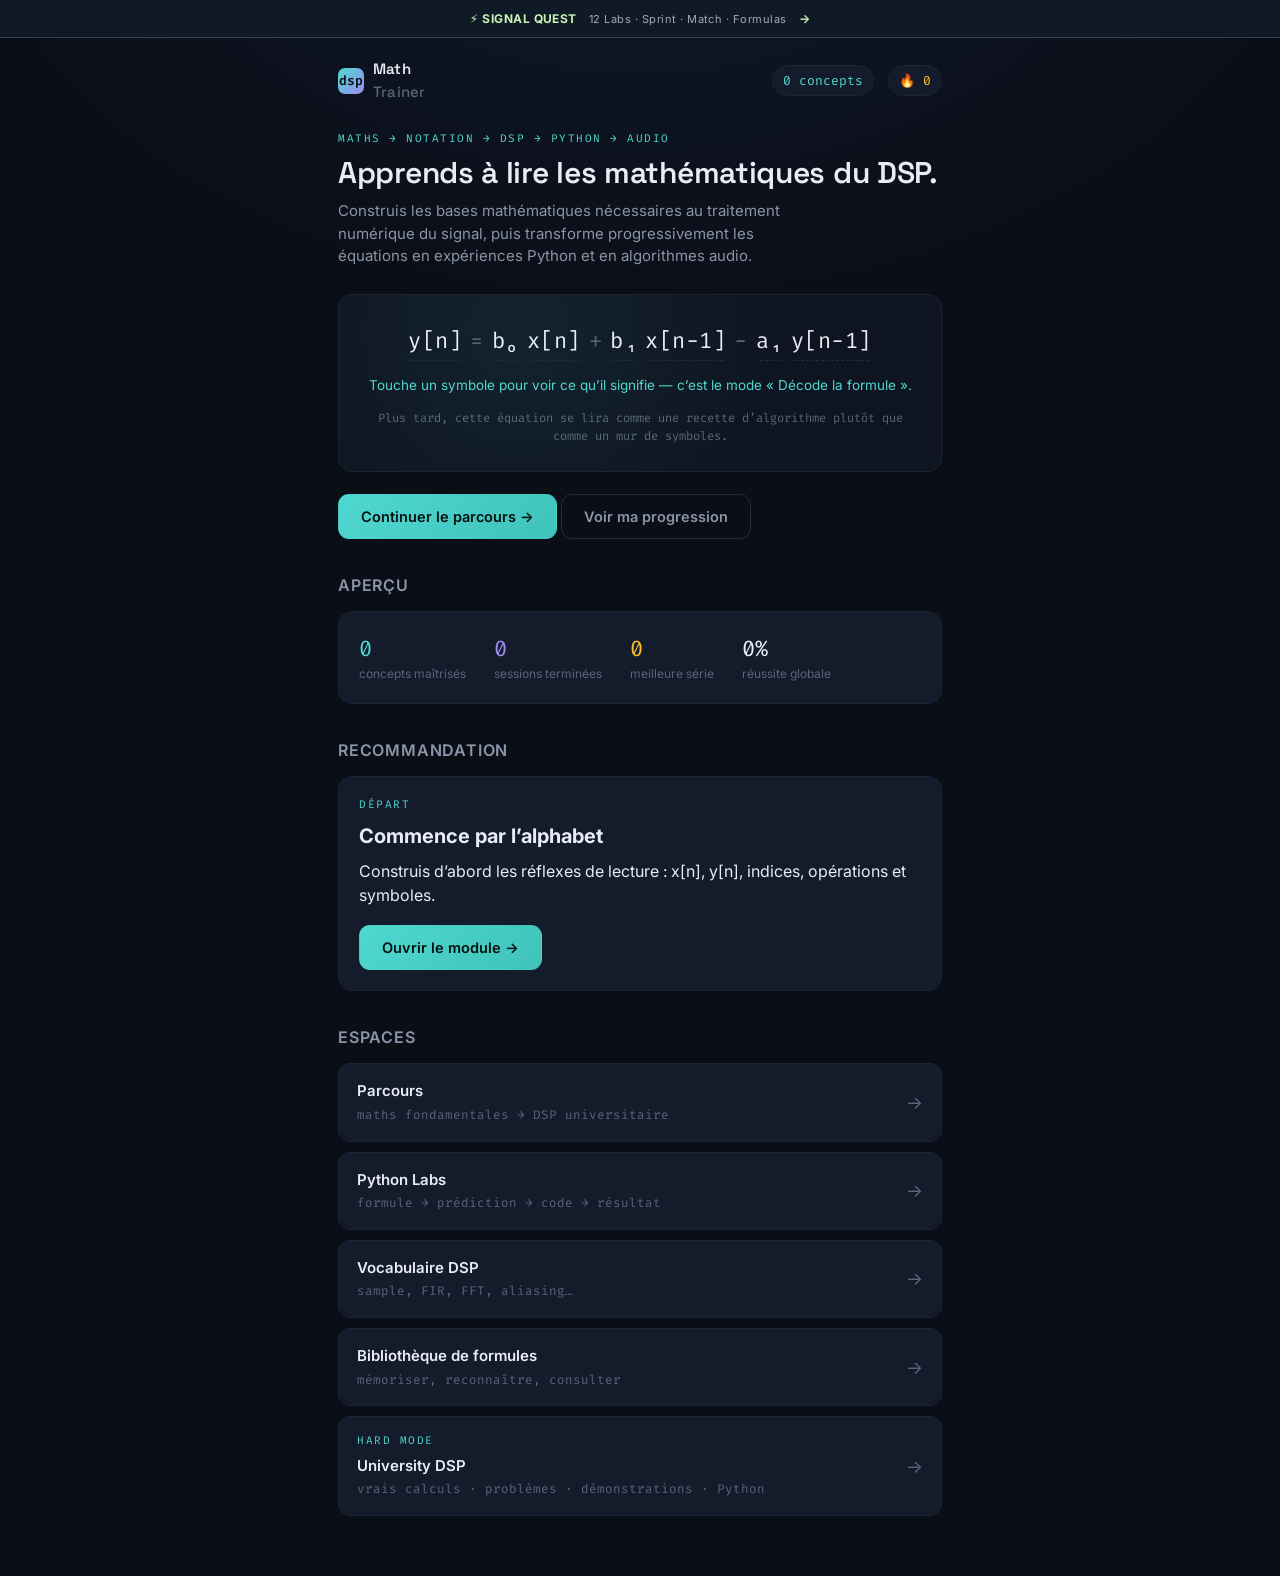
<file: index.html>
<!DOCTYPE html>
<html lang="fr">
<head>
<meta charset="UTF-8">
<meta name="viewport" content="width=device-width, initial-scale=1.0, maximum-scale=1.0">
<title>DSP Math Trainer</title>
<link rel="preconnect" href="https://fonts.googleapis.com">
<link href="https://fonts.googleapis.com/css2?family=Space+Grotesk:wght@500;600;700&family=Inter:wght@400;500;600;700&family=Fira+Code:wght@400;500;600&display=swap" rel="stylesheet">
<link rel="stylesheet" href="dsp-math-trainer.css">
<link rel="stylesheet" href="navigation.css">
<link rel="manifest" href="manifest.json">
<meta name="theme-color" content="#0a0e16">
<link rel="apple-touch-icon" href="icons/icon-192.png">
</head>
<body>
<div class="trainerNav"><a href="./signal-quest.html">⚡ SIGNAL QUEST <span>12 Labs · Sprint · Match · Formulas</span> →</a></div><div id="app" class="app"></div>

<script src="dsp-math-trainer.js"></script>

<script>
if ("serviceWorker" in navigator) {
  window.addEventListener("load", () => {
    navigator.serviceWorker
      .register("./service-worker.js")
      .then(() => {
        console.log("DSP Math Trainer — Service Worker actif");
      })
      .catch(error => {
        console.error("Erreur Service Worker :", error);
      });
  });
}
</script>

</body>
</html>
</file>
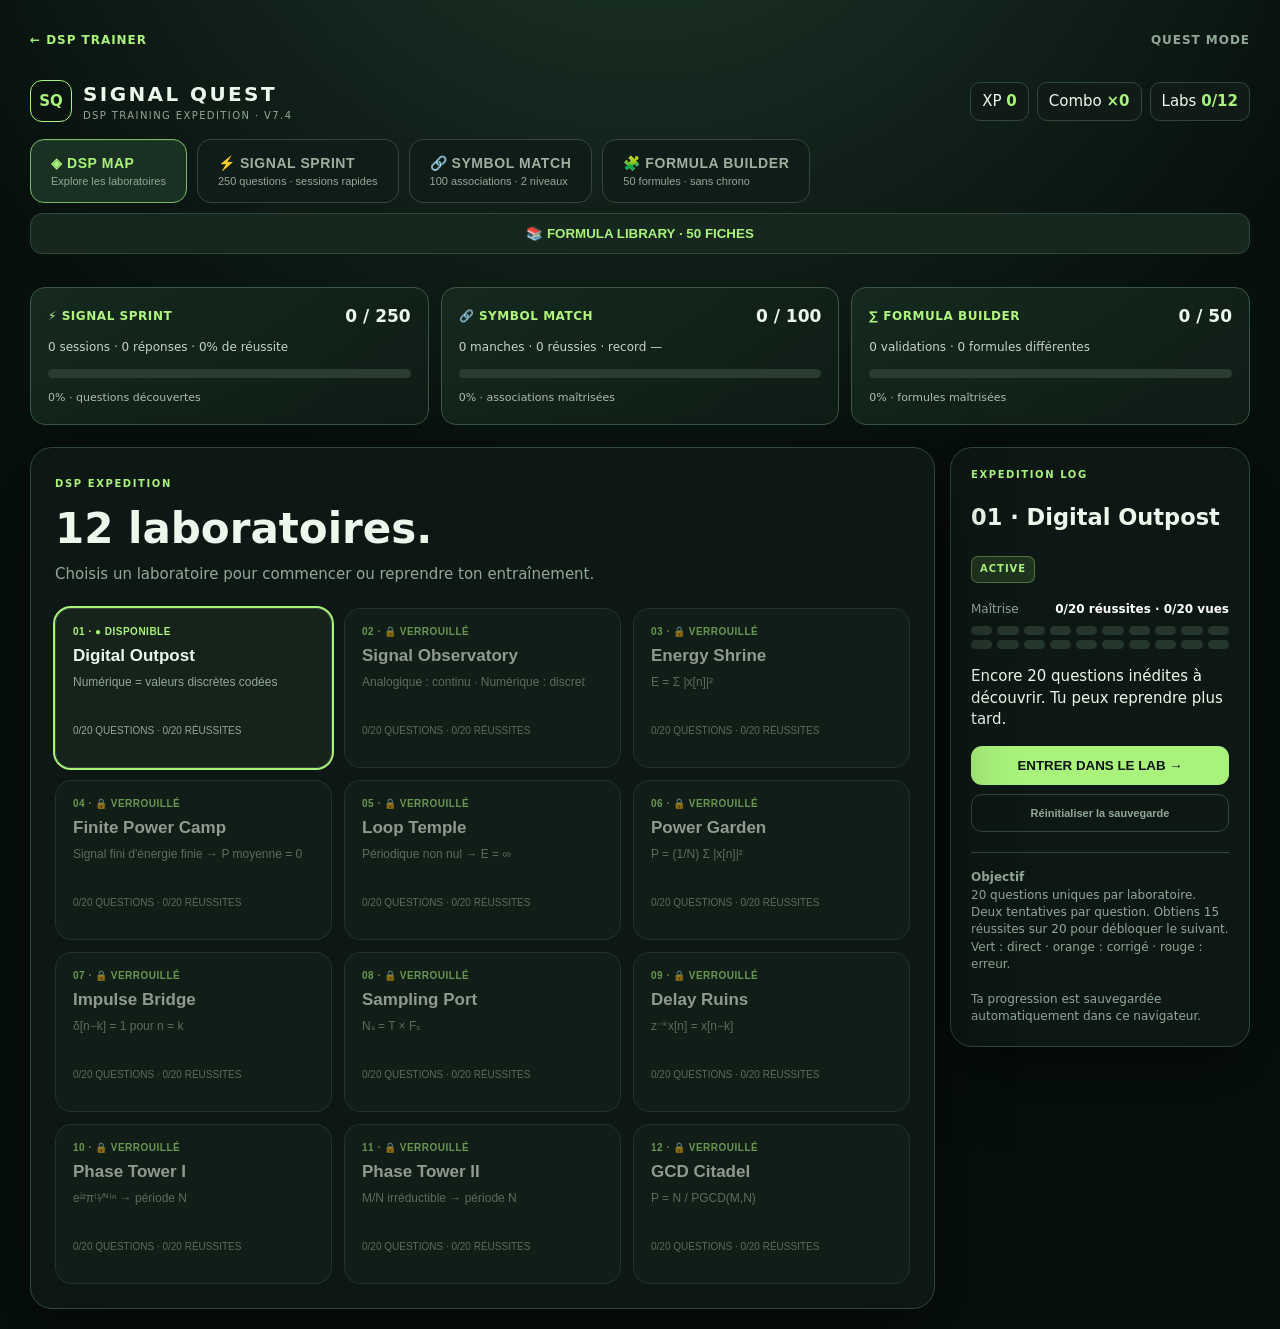
<file: signal-quest.html>
<!doctype html>
<html lang="fr">
<head>
<meta charset="utf-8"><meta name="viewport" content="width=device-width,initial-scale=1,viewport-fit=cover"><link rel="manifest" href="manifest.json"><meta name="theme-color" content="#08100e"><link rel="apple-touch-icon" href="icons/icon-192.png"><link rel="stylesheet" href="navigation.css">
<title>Signal Quest V7.4</title><link rel="stylesheet" href="signal-quest/style.css">
</head>
<body>
<div class="shell"><div class="appTopbar"><a href="./index.html">← DSP TRAINER</a><strong>QUEST MODE</strong></div>
<header>
  <div class="brand"><div class="logo">SQ</div><div><b>SIGNAL QUEST</b><small>DSP TRAINING EXPEDITION · V7.4</small></div></div>
  <div class="hud"><span>XP <b id="xp">0</b></span><span>Combo <b id="combo">×0</b></span><span>Labs <b id="labs">0/12</b></span></div>
</header>
<nav class="modeTabs" aria-label="Modes d’apprentissage"><button class="modeTab active" data-mode="map">◈ DSP MAP <small>Explore les laboratoires</small></button><button class="modeTab" data-mode="sprint">⚡ SIGNAL SPRINT <small>250 questions · sessions rapides</small></button><button class="modeTab" data-mode="match">🔗 SYMBOL MATCH <small>100 associations · 2 niveaux</small></button><button class="modeTab" data-mode="builder">🧩 FORMULA BUILDER <small>50 formules · sans chrono</small></button><button id="libraryOpen" class="libraryNav">📚 FORMULA LIBRARY · 50 FICHES</button></nav><section id="questProgress" class="questProgress" aria-label="Statistiques des trois jeux"><div id="questSprintStats" class="questStatCard"><div class="questStatHead"><strong>⚡ SIGNAL SPRINT</strong><b>0 / 250</b></div><p>Progression en cours de chargement</p><div class="questProgressTrack"><i style="width:0%"></i></div></div><div id="questMatchStats" class="questStatCard"><div class="questStatHead"><strong>🔗 SYMBOL MATCH</strong><b>0 / 100</b></div><p>Progression en cours de chargement</p><div class="questProgressTrack"><i style="width:0%"></i></div></div><div id="questBuilderStats" class="questStatCard"><div class="questStatHead"><strong>∑ FORMULA BUILDER</strong><b>0 / 50</b></div><p>Progression en cours de chargement</p><div class="questProgressTrack"><i style="width:0%"></i></div></div></section>
<div id="mapMode" class="game">
  <main id="world"><div class="labHeading"><span class="sideTitle">DSP EXPEDITION</span><h1>12 laboratoires.</h1><p>Choisis un laboratoire pour commencer ou reprendre ton entraînement.</p></div><div id="labGrid" class="labGrid"></div><canvas id="canvas" hidden aria-hidden="true"></canvas></main>
  <aside id="labDetail">
    <div class="sideTitle">EXPEDITION LOG</div>
    <h2 id="sideName"></h2><div id="sideStatus" class="status active">ACTIVE</div>
    <div class="progressLabel"><span>Maîtrise</span><b id="sideScore"></b></div>
    <div id="sidePips" class="pips"></div>
    <p id="sideDesc"></p>
    <button id="sideStart">ENTRER DANS LE LAB →</button>
    <button id="resetBtn" class="ghost">Réinitialiser la sauvegarde</button>
    <div class="help"><b>Objectif</b><br>20 questions uniques par laboratoire. Deux tentatives par question. Obtiens 15 réussites sur 20 pour débloquer le suivant. Vert : direct · orange : corrigé · rouge : erreur.<br><br>Ta progression est sauvegardée automatiquement dans ce navigateur.</div>
  </aside>
</div>
<section id="sprintMode" class="sprintMode hidden" aria-label="Signal Sprint">
  <div class="sprintIntro"><div><div class="sideTitle">VOCABULAIRE MATHÉMATIQUE DU DSP</div><h1>Signal <em>Sprint.</em></h1><p>Symboles, formules et concepts. Reconnais-les dans les deux sens, une question à la fois.</p></div><div class="bankPill"><strong>250</strong><span>QUESTIONS</span></div></div>
  <div class="sprintPanel">
    <div class="sprintTop"><div><span class="sprintLabel">DÉFI CHRONOMÉTRÉ</span><div class="sprintClock" id="sprintClock">02:30</div></div><div class="sprintStats"><span>BONNES RÉPONSES <b id="sprintCorrect">0</b></span><span>COMBO <b id="sprintCombo">×0</b></span></div></div>
    <div class="sprintTrack"><div id="sprintTimeFill"></div></div>
    <div id="sprintWelcome" class="sprintWelcome"><div class="sprintEmblem">∑</div><h2>Apprends le langage du son.</h2><p id="sprintWelcomeText">10 questions en 150 secondes maximum. Un sans-faute déclenche une célébration spéciale.</p><label class="questField">Durée de la session <select id="sprintLength"><option value="5">Quick · 5 questions · 1:15</option><option value="10" selected>Standard · 10 questions · 2:30</option><option value="20">Extended · 20 questions · 5:00</option></select></label><button class="sprintPrimary" id="sprintStart">DÉMARRER LE SPRINT →</button><p class="sprintFootnote">Questions mélangées · Aucun malus pour les erreurs</p></div>
    <div id="sprintPlaying" class="hidden"><div class="sprintQuestionTag" id="sprintTag"></div><div class="sprintQuestion" id="sprintQuestion"></div><div class="sprintAnswers" id="sprintAnswers"></div><div class="sprintFeedback" id="sprintFeedback" aria-live="polite"></div></div>
    <div id="sprintEnd" class="sprintEnd hidden"><div class="sprintEmblem">✦</div><div class="sprintLabel">SESSION TERMINÉE</div><h2 id="sprintResult"></h2><p id="sprintSummary"></p><button class="sprintPrimary" id="sprintAgain">REJOUER →</button></div>
  </div><div class="sprintBottom"><span>◈ 5 familles de questions</span><span>↗ Symboles · Questions inversées · Formules</span><span id="sprintCoverage">0 / 250 découvertes</span></div>
</section>
<section id="matchMode" class="questMode hidden" aria-label="Symbol Match"><div class="questIntro"><div class="sideTitle">RECONNAISSANCE MATHÉMATIQUE</div><h1>Symbol <em>Match.</em></h1><p>Associe cinq notations à leur signification. 30 secondes, deux niveaux de 50 associations.</p></div><div class="questPanel"><div class="questControls"><label class="questField">Niveau <select id="matchLevel"><option value="0">01 · Fondamentaux</option><option value="1">02 · DSP</option></select></label><button id="matchStart" class="sprintPrimary">NOUVELLE MANCHE →</button></div><div class="questStatus"><strong id="matchTimer">00:30</strong><span id="matchProgress">5 paires à retrouver</span></div><div id="matchBoard" class="matchBoard" aria-live="polite"><p>Choisis un niveau et démarre une manche.</p></div><div id="matchResult" class="questResult" aria-live="polite"></div></div></section>
<section id="builderMode" class="questMode hidden" aria-label="Formula Builder"><div class="questIntro"><div class="sideTitle">MÉMORISATION ACTIVE</div><h1>Formula <em>Builder.</em></h1><p>Reconstruis une formule avec les blocs mélangés. Prends ton temps, puis vérifie.</p></div><div class="questPanel"><div class="questControls"><label class="questField">Niveau <select id="builderLevel"><option value="0">01 · Fondamentaux (25)</option><option value="1">02 · DSP (25)</option></select></label><button id="builderStudy" class="questSecondary">📖 RÉVISER CETTE FORMULE</button><button id="builderNext" class="sprintPrimary">NOUVELLE FORMULE →</button></div><div class="questStatus"><strong id="builderCount">1 / 25</strong><span id="builderScore">0 formule validée</span></div><h2 id="builderPrompt" class="builderPrompt"></h2><div id="builderSlots" class="builderSlots" aria-label="Formule en cours de construction"></div><div class="builderActions"><button id="builderUndo" class="questSecondary">↶ Annuler</button><button id="builderClear" class="questSecondary">Effacer</button><button id="builderHint" class="questSecondary">Indice</button></div><div id="builderTiles" class="builderTiles" aria-label="Blocs disponibles"></div><button id="builderCheck" class="sprintPrimary builderCheck">VÉRIFIER LA FORMULE ✓</button><div id="builderFeedback" class="questResult" aria-live="polite"></div></div></section>
</div>

<div id="libraryModal" class="modal" role="dialog" aria-modal="true" aria-label="Bibliothèque de formules"><section class="card libraryCard"><button class="x" id="libraryClose" aria-label="Fermer">×</button><div class="kicker">QUEST SIGNAL · RÉVISIONS</div><h1>Formula Library.</h1><p class="libraryMuted">50 fiches reliées aux exercices de Formula Builder. Choisis une formule pour comprendre sa notation avant de t'entraîner.</p><div class="libraryLayout"><div class="libraryList"><label>Niveau <select id="libraryLevel"><option value="0">01 · Fondamentaux</option><option value="1">02 · DSP avancé</option></select></label><div id="libraryItems"></div></div><article id="libraryDetail" class="libraryDetail"></article></div><button class="sprintPrimary" id="libraryPractice">S'ENTRAÎNER SUR CETTE FORMULE →</button></section></div>
<div id="lessonModal" class="modal"><section class="card lesson">
<button class="x" data-close>×</button><div class="kicker" id="lessonKicker"></div><h1 id="lessonTitle"></h1>
<div class="lessonGrid"><div><div class="rule" id="lessonFormula"></div><h3>À retenir</h3><p id="lessonText"></p></div>
<div class="example"><small>EXEMPLE RAPIDE</small><div id="lessonExample"></div></div></div>
<div class="trap"><b>⚠ Piège classique</b><span id="lessonTrap"></span></div>
<button class="primary" id="startQuiz">J'AI LE RÉFLEXE · COMMENCER →</button>
</section></div>

<div id="quizModal" class="modal"><section class="card quiz">
<button class="x" data-close>×</button>
<div class="quizHead"><div><div class="kicker" id="quizKicker"></div><h2 id="quizTitle"></h2></div>
<div class="bigProgress"><b id="quizScore"></b><small id="quizMeta">DÉCOUVERTES</small></div></div>
<div id="quizPips" class="pips large"></div><div class="formulaBar" id="formulaBar"></div>
<div class="question" id="question"></div><div id="answers" class="answers"></div>
<div id="feedback" class="feedback"></div><button id="nextQ" class="primary hidden">QUESTION SUIVANTE →</button>
</section></div>

<div id="completeModal" class="modal"><section class="card complete">
<div class="completeIcon">✓</div><div class="kicker">LABORATOIRE VALIDÉ</div><h1 id="completeTitle"></h1>
<div class="completeScore" id="completeScore"></div><p id="completeText"></p>
<div class="unlock" id="unlockText"></div><button id="backMap" class="primary">RETOUR AUX LABORATOIRES →</button><button id="retryErrors" class="ghost hidden">↻ RÉESSAYER LES ERREURS</button><button id="replayLab" class="ghost">↻ REJOUER CE LABORATOIRE</button>
</section></div>
<div id="confettiLayer" aria-hidden="true"></div><div id="toast"></div><script src="signal-quest/game.js"></script><script src="signal-quest/stats.js"></script><script src="signal-quest/sprint.js"></script><script src="signal-quest/extra-games.js"></script><script src="signal-quest/celebrations.js"></script><script src="signal-quest/formula-library.js"></script><script src="pwa-register.js"></script></body></html>
</file>
<file: dsp-math-trainer.css>
:root{
  --bg:#0a0e16;
  --bg-elev:#0e1420;
  --card:#141b2a;
  --card-hover:#182036;
  --border:#232c40;
  --border-soft:#1b2334;
  --text:#e8ecf5;
  --text-dim:#8b94a8;
  --text-faint:#5b6478;
  --cyan:#4fd8d0;
  --cyan-dim:#2a5a56;
  --violet:#9b8cf2;
  --violet-dim:#453d6e;
  --success:#4ade80;
  --success-dim:#1f3d2c;
  --error:#f87171;
  --error-dim:#3d2323;
  --font-display:'Space Grotesk',sans-serif;
  --font-body:'Inter',sans-serif;
  --font-mono:'Fira Code',monospace;
  --radius:14px;
}
*{box-sizing:border-box;margin:0;padding:0;}
html{-webkit-tap-highlight-color:transparent;}
body{
  background:radial-gradient(ellipse 1200px 800px at 50% -10%, #10192c 0%, var(--bg) 60%);
  color:var(--text);
  font-family:var(--font-body);
  min-height:100vh;
  line-height:1.5;
}
button{font-family:inherit;}
::selection{background:var(--cyan-dim);color:var(--text);}
.app{max-width:640px;margin:0 auto;padding:20px 18px 60px;min-height:100vh;}
.app.wide{max-width:920px;}
@media(prefers-reduced-motion:reduce){*{animation-duration:0.01ms!important;transition-duration:0.01ms!important;}}

/* ---------- top nav ---------- */
.topnav{display:flex;align-items:center;justify-content:space-between;margin-bottom:28px;}
.brand{display:flex;align-items:center;gap:9px;cursor:pointer;}
.brand-mark{width:26px;height:26px;border-radius:7px;background:linear-gradient(135deg,var(--cyan),var(--violet));display:flex;align-items:center;justify-content:center;font-family:var(--font-mono);font-weight:600;font-size:13px;color:#0a0e16;}
.brand-name{font-family:var(--font-display);font-weight:600;font-size:15px;letter-spacing:.2px;}
.brand-name span{color:var(--text-faint);font-weight:500;}
.nav-stats{display:flex;gap:14px;align-items:center;font-family:var(--font-mono);font-size:13px;color:var(--text-dim);}
.stat-pill{display:flex;align-items:center;gap:5px;background:var(--card);border:1px solid var(--border-soft);padding:5px 10px;border-radius:20px;}
.stat-pill.xp{color:var(--cyan);}
.stat-pill.streak{color:#fbbf24;}

/* ---------- generic ---------- */
.eyebrow{font-family:var(--font-mono);font-size:11px;letter-spacing:1.5px;text-transform:uppercase;color:var(--cyan);margin-bottom:8px;}
h1{font-family:var(--font-display);font-size:30px;font-weight:600;line-height:1.15;letter-spacing:-.3px;}
h2{font-family:var(--font-display);font-size:20px;font-weight:600;letter-spacing:-.2px;}
p.lede{color:var(--text-dim);font-size:15px;margin-top:10px;max-width:52ch;}
.card{background:var(--card);border:1px solid var(--border-soft);border-radius:var(--radius);padding:20px;}
.btn{
  display:inline-flex;align-items:center;justify-content:center;gap:8px;
  font-family:var(--font-body);font-weight:600;font-size:14.5px;
  padding:13px 22px;border-radius:11px;border:1px solid transparent;
  cursor:pointer;transition:transform .12s ease, background .15s ease, border-color .15s ease;
  -webkit-tap-highlight-color:transparent;
}
.btn:active{transform:scale(0.97);}
.btn-primary{background:linear-gradient(135deg,var(--cyan),#3fc2ba);color:#06120f;}
.btn-primary:hover{filter:brightness(1.08);}
.btn-ghost{background:transparent;border-color:var(--border);color:var(--text-dim);}
.btn-ghost:hover{border-color:var(--cyan-dim);color:var(--text);}
.btn-block{width:100%;}
.btn:focus-visible{outline:2px solid var(--cyan);outline-offset:2px;}
.link{color:var(--cyan);cursor:pointer;text-decoration:none;font-size:14px;}
.link:hover{text-decoration:underline;}

/* ---------- home / hero ---------- */
.hero{margin-top:8px;}
.hero-eq-wrap{margin:26px 0 22px;background:var(--bg-elev);border:1px solid var(--border-soft);border-radius:var(--radius);padding:26px 18px;text-align:center;position:relative;overflow:hidden;}
.hero-eq-wrap::before{content:"";position:absolute;inset:0;background:radial-gradient(circle at 30% 20%,rgba(79,216,208,.08),transparent 60%);pointer-events:none;}
.hero-eq{font-family:var(--font-mono);font-size:clamp(15px,4.4vw,22px);letter-spacing:.5px;display:flex;flex-wrap:wrap;justify-content:center;gap:2px;position:relative;}
.eq-tok{padding:3px 3px;border-radius:6px;cursor:pointer;transition:background .15s, color .15s;border-bottom:1.5px dashed var(--border);}
.eq-tok:hover, .eq-tok.active{background:var(--violet-dim);color:#fff;border-color:var(--violet);}
.eq-tok.op{border-bottom:none;cursor:default;color:var(--text-faint);}
.eq-hint{margin-top:14px;font-size:12px;color:var(--text-faint);font-family:var(--font-mono);}
.eq-explain{margin-top:14px;min-height:20px;font-size:13.5px;color:var(--cyan);font-family:var(--font-body);transition:opacity .15s;}
.hero-cta{display:flex;gap:10px;margin-top:6px;flex-wrap:wrap;}

.section-title{margin:34px 0 14px;display:flex;align-items:baseline;justify-content:space-between;}
.section-title h2{font-size:16px;color:var(--text-dim);font-weight:600;text-transform:uppercase;letter-spacing:.8px;font-family:var(--font-body);}

/* ---------- dashboard progress ---------- */
.prog-row{display:flex;align-items:center;gap:12px;padding:12px 0;border-bottom:1px solid var(--border-soft);cursor:pointer;}
.prog-row:last-child{border-bottom:none;}
.prog-row:hover .prog-label{color:var(--cyan);}
.prog-num{font-family:var(--font-mono);font-size:12px;color:var(--text-faint);width:20px;}
.prog-main{flex:1;}
.prog-label{font-size:14.5px;font-weight:600;display:flex;justify-content:space-between;margin-bottom:6px;transition:color .15s;}
.prog-label small{color:var(--text-faint);font-weight:500;font-family:var(--font-mono);}
.prog-bar{height:6px;background:var(--border-soft);border-radius:4px;overflow:hidden;}
.prog-fill{height:100%;background:linear-gradient(90deg,var(--cyan),var(--violet));border-radius:4px;transition:width .5s ease;}
.prog-fill.locked{background:var(--border);}
.lock-badge{font-family:var(--font-mono);font-size:10px;color:var(--text-faint);border:1px solid var(--border);padding:2px 7px;border-radius:20px;}

/* ---------- level select ---------- */
.level-grid{display:grid;grid-template-columns:1fr;gap:10px;margin-top:14px;}
.level-card{background:var(--card);border:1px solid var(--border-soft);border-radius:12px;padding:16px 18px;cursor:pointer;transition:border-color .15s, background .15s;display:flex;justify-content:space-between;align-items:center;}
.level-card:hover{border-color:var(--cyan-dim);background:var(--card-hover);}
.level-card.locked{opacity:.45;cursor:default;}
.level-card.locked:hover{border-color:var(--border-soft);background:var(--card);}
.level-card-title{font-weight:600;font-size:15px;}
.level-card-sub{font-size:12.5px;color:var(--text-faint);margin-top:3px;font-family:var(--font-mono);}
.level-chevron{color:var(--text-faint);font-size:18px;}
.session-size-row{display:flex;gap:8px;margin:16px 0 4px;}
.chip{flex:1;text-align:center;padding:10px;border:1px solid var(--border);border-radius:10px;cursor:pointer;font-family:var(--font-mono);font-size:13px;color:var(--text-dim);}
.chip.active{border-color:var(--cyan);color:var(--cyan);background:var(--cyan-dim);}

/* ---------- quiz ---------- */
.quiz-top{display:flex;align-items:center;gap:12px;margin-bottom:22px;}
.quiz-progress-bar{flex:1;height:5px;background:var(--border-soft);border-radius:3px;overflow:hidden;}
.quiz-progress-fill{height:100%;background:var(--cyan);transition:width .3s ease;}
.quiz-count{font-family:var(--font-mono);font-size:12.5px;color:var(--text-dim);white-space:nowrap;}
.quiz-close{color:var(--text-faint);cursor:pointer;font-size:20px;padding:4px 8px;}
.quiz-close:hover{color:var(--text);}

.q-category{font-family:var(--font-mono);font-size:11px;color:var(--violet);letter-spacing:1px;text-transform:uppercase;margin-bottom:10px;}
.q-prompt{font-size:18px;font-weight:600;line-height:1.4;margin-bottom:6px;}
.q-formula{font-family:var(--font-mono);font-size:clamp(20px,6vw,30px);text-align:center;margin:22px 0;color:var(--text);letter-spacing:.5px;padding:18px 10px;background:var(--bg-elev);border-radius:12px;border:1px solid var(--border-soft);}
.q-sub{font-size:14px;color:var(--text-dim);margin-bottom:18px;}

.answers{display:flex;flex-direction:column;gap:10px;margin-top:18px;}
.answer-card{
  background:var(--card);border:1.5px solid var(--border-soft);border-radius:12px;
  padding:16px 18px;font-size:15px;font-weight:500;cursor:pointer;text-align:left;
  transition:border-color .12s, background .12s;
  display:flex;align-items:center;gap:12px;
}
.answer-card .letter{font-family:var(--font-mono);color:var(--text-faint);font-size:13px;width:16px;}
.answer-card:hover:not(.disabled){border-color:var(--cyan-dim);background:var(--card-hover);}
.answer-card.correct{border-color:var(--success);background:var(--success-dim);}
.answer-card.incorrect{border-color:var(--error);background:var(--error-dim);}
.answer-card.disabled{cursor:default;}
.answer-card.dim{opacity:.5;}

.feedback-panel{margin-top:20px;border-radius:12px;padding:16px 18px;border:1px solid;animation:slideup .25s ease;}
@keyframes slideup{from{opacity:0;transform:translateY(6px);}to{opacity:1;transform:translateY(0);}}
.feedback-panel.correct{background:var(--success-dim);border-color:#2e6b47;}
.feedback-panel.incorrect{background:var(--error-dim);border-color:#7a3737;}
.feedback-head{display:flex;align-items:center;gap:8px;font-weight:700;font-size:14.5px;margin-bottom:8px;}
.feedback-head.correct{color:var(--success);}
.feedback-head.incorrect{color:var(--error);}
.feedback-text{font-size:14px;color:var(--text);line-height:1.55;}
.feedback-text code, .feedback-mono{font-family:var(--font-mono);background:rgba(255,255,255,.06);padding:1px 6px;border-radius:5px;font-size:13px;}
.audio-link{margin-top:12px;padding-top:12px;border-top:1px solid rgba(255,255,255,.08);font-size:13px;color:var(--text-dim);display:flex;gap:8px;align-items:flex-start;}
.audio-link b{color:var(--cyan);}

.decode-row{display:flex;flex-wrap:wrap;justify-content:center;gap:2px;margin:22px 0;font-family:var(--font-mono);font-size:clamp(16px,4.8vw,24px);}
.decode-tok{padding:4px 5px;border-radius:6px;cursor:pointer;border-bottom:1.5px dashed var(--border);transition:all .15s;}
.decode-tok.op{border-bottom:none;color:var(--text-faint);cursor:default;}
.decode-tok.revealed{background:var(--cyan-dim);color:#fff;border-bottom-style:solid;}
.decode-tok.active{background:var(--violet-dim);color:#fff;}
.decode-info{min-height:70px;background:var(--bg-elev);border:1px solid var(--border-soft);border-radius:12px;padding:14px 16px;font-size:14px;color:var(--text-dim);}
.decode-info b{color:var(--text);font-family:var(--font-mono);}
.decode-full{margin-top:16px;padding:14px 16px;background:var(--violet-dim);border-radius:12px;font-size:13.5px;color:#e8e4ff;line-height:1.6;display:none;}
.decode-full.show{display:block;animation:slideup .25s ease;}

/* ---------- session summary ---------- */
.summary-hero{text-align:center;padding:36px 0 10px;}
.summary-score{font-family:var(--font-display);font-size:52px;font-weight:700;background:linear-gradient(135deg,var(--cyan),var(--violet));-webkit-background-clip:text;background-clip:text;color:transparent;}
.summary-sub{color:var(--text-dim);font-size:14px;margin-top:4px;}
.xp-badge{display:inline-flex;align-items:center;gap:6px;margin-top:14px;background:var(--card);border:1px solid var(--border-soft);padding:8px 16px;border-radius:30px;font-family:var(--font-mono);color:var(--cyan);font-size:14px;}
.summary-list{margin-top:26px;}
.summary-list-item{display:flex;justify-content:space-between;align-items:center;padding:10px 0;border-bottom:1px solid var(--border-soft);font-size:14px;}
.summary-list-item:last-child{border-bottom:none;}
.tag-good{color:var(--success);font-family:var(--font-mono);font-size:12px;}
.tag-review{color:#fbbf24;font-family:var(--font-mono);font-size:12px;}

/* ---------- formula library ---------- */
.lib-search{width:100%;padding:12px 14px;background:var(--card);border:1px solid var(--border-soft);border-radius:10px;color:var(--text);font-size:14px;margin-bottom:14px;font-family:var(--font-body);}
.lib-search::placeholder{color:var(--text-faint);}
.lib-filters{display:flex;gap:7px;flex-wrap:wrap;margin-bottom:18px;}
.lib-filter{font-family:var(--font-mono);font-size:11.5px;padding:6px 11px;border:1px solid var(--border);border-radius:20px;color:var(--text-dim);cursor:pointer;}
.lib-filter.active{border-color:var(--cyan);color:var(--cyan);}
.lib-item{background:var(--card);border:1px solid var(--border-soft);border-radius:12px;padding:16px 18px;margin-bottom:10px;cursor:pointer;}
.lib-item-top{display:flex;justify-content:space-between;align-items:center;gap:10px;}
.lib-formula{font-family:var(--font-mono);font-size:17px;}
.lib-status{font-size:10.5px;font-family:var(--font-mono);padding:3px 8px;border-radius:20px;white-space:nowrap;}
.lib-status.memoriser{background:var(--error-dim);color:#f8a3a3;}
.lib-status.reconnaitre{background:#3d3320;color:#fbbf24;}
.lib-status.consulter{background:var(--success-dim);color:var(--success);}
.lib-name{color:var(--text-dim);font-size:12.5px;margin-top:6px;}
.lib-detail{margin-top:14px;padding-top:14px;border-top:1px solid var(--border-soft);font-size:13.5px;color:var(--text-dim);line-height:1.6;display:none;}
.lib-detail.show{display:block;}
.lib-detail-row{margin-bottom:8px;}
.lib-detail-row b{color:var(--text);}
.lib-code{display:block;background:var(--bg-elev);padding:8px 10px;border-radius:8px;font-family:var(--font-mono);font-size:12.5px;color:var(--cyan);margin-top:4px;}

.bottom-nav{position:sticky;bottom:0;margin-top:30px;padding-top:14px;}
.empty-state{text-align:center;padding:50px 20px;color:var(--text-faint);}
</file>
<file: navigation.css>
.trainerNav{position:relative;z-index:80;background:#101a27;border-bottom:1px solid #334156;font:700 12px Inter,system-ui,sans-serif}.trainerNav a{display:flex;align-items:center;justify-content:center;gap:12px;flex-wrap:wrap;padding:11px 12px;color:#c7f2b2;text-decoration:none;letter-spacing:.04em}.trainerNav span{font-size:11px;color:#9da9b7;font-weight:400}@media(max-width:420px){.trainerNav a{gap:6px}.trainerNav span{font-size:10px}}
</file>
<file: signal-quest/style.css>
:root{--bg:#08100e;--ink:#edf8ec;--muted:#91a898;--panel:#111c18;--panel2:#17251f;--line:#30483b;--lime:#a9f27c;--mint:#66dca4;--amber:#ffd06b;--red:#ff7d78;--water:#0b2730}
*{box-sizing:border-box}body{margin:0;color:var(--ink);background:radial-gradient(circle at 50% -20%,#203b2d,#07100d 45%);font:15px/1.45 Inter,system-ui,sans-serif}
.shell{max-width:1260px;margin:auto;padding:20px}header{height:68px;display:flex;align-items:center;justify-content:space-between}.brand{display:flex;align-items:center;gap:11px}.logo{width:42px;height:42px;border:1px solid var(--lime);display:grid;place-items:center;border-radius:12px;color:var(--lime);font-weight:900}.brand b{letter-spacing:.12em;font-size:20px}.brand small{display:block;color:var(--muted);font-size:10px;letter-spacing:.14em}.hud{display:flex;gap:8px}.hud span{border:1px solid var(--line);background:#101b17;padding:8px 11px;border-radius:10px}.hud b{color:var(--lime)}
.game{display:grid;grid-template-columns:minmax(0,1fr) 300px;gap:15px}#world,aside,.card{border:1px solid var(--line);background:#0d1713;box-shadow:0 22px 70px #0008}#world{height:720px;border-radius:22px;overflow:hidden;position:relative}canvas{width:100%;height:100%;display:block}#mapHint{position:absolute;left:20px;bottom:18px;padding:8px 12px;background:#07100dcc;border:1px solid var(--line);border-radius:9px;color:var(--muted);font-size:12px}
aside{border-radius:22px;padding:20px}.sideTitle,.kicker{font-size:10px;letter-spacing:.16em;color:var(--lime);font-weight:800}.status{display:inline-block;padding:5px 8px;border-radius:7px;font-size:10px;font-weight:900;letter-spacing:.1em;margin:4px 0 18px}.status.active{background:#a9f27c20;color:var(--lime);border:1px solid #a9f27c55}.status.locked{color:#728178;border:1px solid #34433a}.status.done{color:var(--mint);border:1px solid #66dca455}.progressLabel{display:flex;justify-content:space-between;color:var(--muted);font-size:12px}.progressLabel b{color:white}
.pips{display:grid;grid-template-columns:repeat(8,1fr);gap:4px;margin:8px 0 17px}.pips i{height:7px;background:#25362d;border-radius:99px}.pips i.good{background:var(--lime);box-shadow:0 0 12px #a9f27c55}.pips i.bad{background:var(--red)}.pips.large i{height:9px}
.help{border-top:1px solid var(--line);margin-top:20px;padding-top:16px;color:var(--muted);font-size:12px}aside button,.primary{width:100%;border:0;border-radius:11px;padding:12px;background:var(--lime);color:#0b150f;font-weight:900;cursor:pointer}.ghost{margin-top:9px!important;background:transparent!important;color:var(--muted)!important;border:1px solid var(--line)!important;font-size:11px}
.modal{position:fixed;inset:0;background:#030806df;display:none;align-items:center;justify-content:center;padding:18px;z-index:20}.modal.open{display:flex}.card{width:min(760px,100%);border-radius:22px;padding:27px;position:relative}.x{position:absolute;right:17px;top:17px;width:37px;height:37px;border-radius:10px;border:1px solid var(--line);background:#13201a;color:white;font-size:20px;cursor:pointer}.card h1{font-size:32px;margin:7px 0 22px}.lessonGrid{display:grid;grid-template-columns:1.2fr .8fr;gap:15px}.rule,.formulaBar{font:700 20px ui-monospace,SFMono-Regular,monospace;background:#08130f;border:1px solid #355343;border-radius:13px;padding:15px;color:#dfffd1}.example{background:#15241d;border:1px solid var(--line);border-radius:14px;padding:16px}.example small{color:var(--amber);letter-spacing:.12em}.example div{margin-top:10px;font:16px ui-monospace,monospace;line-height:1.7}.trap{display:flex;gap:12px;margin:15px 0;background:#291f12;border:1px solid #5a4525;border-radius:13px;padding:13px}.trap span{color:#d7c6a6}
.quizHead{display:flex;justify-content:space-between}.quizHead h2{margin:4px 0}.bigProgress{text-align:right;font-size:24px;color:var(--lime)}.bigProgress small{display:block;font-size:9px;color:var(--muted);letter-spacing:.13em}.formulaBar{font-size:15px;padding:11px;margin:14px 0}.question{font-size:21px;font-weight:750;margin:18px 0}.answers{display:grid;gap:9px}.answer{border:1px solid var(--line);background:#15231d;color:white;padding:14px;border-radius:12px;text-align:left;cursor:pointer}.answer:hover{border-color:#6f977d}.answer.good{border-color:var(--mint);background:#163426}.answer.bad{border-color:var(--red);background:#351b1a}.answer code{font-size:15px;color:#eaffdf}.feedback{display:none;margin-top:13px;padding:13px;background:#09140f;border:1px solid var(--line);border-radius:12px}.feedback.on{display:block}.feedback strong{color:var(--amber)}.hidden{display:none!important}.primary{margin-top:14px}
.complete{text-align:center;max-width:560px}.completeIcon{margin:auto;width:70px;height:70px;border-radius:50%;display:grid;place-items:center;background:#a9f27c22;border:2px solid var(--lime);font-size:36px;color:var(--lime)}.complete h1{margin-bottom:4px}.completeScore{font-size:48px;font-weight:900;color:var(--lime)}.complete p{color:var(--muted)}.unlock{margin:17px 0;background:#17251f;border:1px solid var(--line);padding:13px;border-radius:12px;color:var(--amber);font-weight:800}#toast{position:fixed;left:50%;bottom:25px;transform:translate(-50%,20px);opacity:0;background:#101b17;border:1px solid var(--line);padding:10px 14px;border-radius:99px;transition:.2s;z-index:40}#toast.on{opacity:1;transform:translate(-50%,0)}
@media(max-width:850px){.game{grid-template-columns:1fr}aside{display:none}#world{height:690px}.lessonGrid{grid-template-columns:1fr}.hud{font-size:11px}.shell{padding:9px}.brand small{display:none}}

/* Signal Sprint: independent learning mode */
.modeTabs{display:flex;gap:10px;margin:4px 0 17px}.modeTab{flex:1;min-width:0;text-align:left;padding:15px 20px;border:1px solid var(--line);border-radius:14px;background:#101c17;color:#9daf9f;cursor:pointer;font-size:14px;font-weight:850;letter-spacing:.04em;transition:background .2s,border-color .2s,transform .2s}.modeTab small{display:block;font-size:11px;font-weight:450;letter-spacing:0;margin-top:4px;color:var(--muted)}.modeTab.active{color:var(--lime);border-color:#79b76b;background:#1a3023;box-shadow:inset 0 1px #b3e69c1a}.modeTab:hover{border-color:#76aa7b}.sprintMode{min-height:620px}.sprintIntro{display:flex;justify-content:space-between;align-items:center;gap:18px;margin:8px 0 24px}.sprintIntro h1{font-size:clamp(34px,5vw,60px);letter-spacing:-.06em;line-height:1.1;margin:10px 0}.sprintIntro h1 em{font-style:normal;color:var(--lime)}.sprintIntro p{color:var(--muted);max-width:550px}.bankPill{border:1px solid var(--line);background:#15251b;border-radius:20px;padding:15px 25px;text-align:center}.bankPill strong{font-size:42px;color:var(--lime);display:block;line-height:1.1}.bankPill span{font-size:10px;letter-spacing:.15em;color:var(--muted)}.sprintPanel{max-width:770px;margin:auto;border:1px solid #385342;border-radius:24px;background:linear-gradient(145deg,#13251c,#0b1510);padding:clamp(18px,4vw,34px);box-shadow:0 24px 65px #0006;position:relative}.sprintTop{display:flex;align-items:end;justify-content:space-between;gap:10px}.sprintLabel,.sprintQuestionTag{color:var(--mint);font-size:11px;letter-spacing:.15em;font-weight:850}.sprintClock{font-size:38px;font-weight:850;letter-spacing:-.04em;font-variant-numeric:tabular-nums}.sprintClock.urgent{color:#ffba85}.sprintStats{display:flex;gap:20px;text-align:right}.sprintStats span{color:var(--muted);font-size:10px;letter-spacing:.09em}.sprintStats b{display:block;font-size:24px;color:var(--lime);letter-spacing:0}.sprintTrack{height:7px;border-radius:20px;background:#304337;overflow:hidden;margin:17px 0 25px}.sprintTrack>div{height:100%;width:100%;border-radius:20px;background:linear-gradient(90deg,#67dca5,#b1f47f);transition:width .12s linear}.sprintTrack>div.urgent{background:#f5a67c}.sprintWelcome,.sprintEnd{text-align:center;padding:24px 0 16px}.sprintEmblem{width:72px;height:72px;margin:0 auto 15px;display:grid;place-items:center;border-radius:22px;background:#243f2c;color:var(--lime);font-size:37px;box-shadow:0 0 40px #a9f27c18}.sprintWelcome h2,.sprintEnd h2{font-size:clamp(23px,3vw,31px);margin:7px 0}.sprintWelcome p,.sprintEnd p{color:var(--muted);max-width:450px;margin:12px auto 22px}.sprintPrimary{border:0;border-radius:12px;background:var(--lime);color:#0b160e;font-weight:900;padding:15px 26px;cursor:pointer;font-size:13px;letter-spacing:.05em}.sprintPrimary:hover{background:#c3ff9d}.sprintFootnote{font-size:11px!important;margin:15px auto 0!important}.sprintQuestionTag{text-align:center;margin:5px 0 13px}.sprintQuestion{min-height:112px;display:grid;place-items:center;text-align:center;font-size:clamp(23px,3.5vw,34px);font-weight:750;letter-spacing:-.02em;padding:17px;background:#192b20;border:1px solid #334b3a;border-radius:16px;margin-bottom:17px;overflow-wrap:anywhere}.sprintAnswers{display:grid;gap:10px}.sprintAnswer{display:flex;align-items:center;gap:16px;border:1px solid #385242;border-radius:13px;padding:15px;background:#18291f;color:var(--ink);font-size:17px;text-align:left;cursor:pointer;min-height:58px;transition:background .15s,border-color .15s}.sprintAnswer:hover:not(:disabled){background:#253d2d;border-color:#a9f27c}.sprintAnswer kbd{display:grid;place-items:center;flex:0 0 29px;height:29px;background:#293d30;border-radius:8px;font-size:12px;color:#c2d4c2}.sprintAnswer.good{background:#244e30;border-color:var(--lime)}.sprintAnswer.bad{background:#422b26;border-color:#e39181}.sprintFeedback{min-height:30px;margin-top:12px;color:var(--muted);font-size:13px}.sprintFeedback.good{color:var(--lime)}.sprintFeedback.bad{color:#eeb3a7}.sprintBottom{display:flex;justify-content:space-between;flex-wrap:wrap;gap:10px;margin:20px 0;color:var(--muted);font-size:11px}.sprintEnd h2{color:var(--lime);font-size:46px}.sprintEnd .sprintEmblem{animation:winPop .6s ease-out}.confettiPiece{position:fixed;z-index:100;pointer-events:none;width:7px;height:12px;border-radius:2px;animation:confettiBurst 850ms cubic-bezier(.12,.55,.28,1) forwards;left:var(--cx);top:var(--cy);background:var(--cc);transform:translate(-50%,-50%)}@keyframes confettiBurst{0%{opacity:1;transform:translate(-50%,-50%) rotate(0deg) scale(.6)}100%{opacity:0;transform:translate(calc(-50% + var(--dx)),calc(-50% + var(--dy))) rotate(var(--rot)) scale(.7)}}@keyframes winPop{0%{transform:scale(.5);opacity:.3}70%{transform:scale(1.13)}100%{transform:scale(1);opacity:1}}@media(max-width:650px){.modeTab{padding:12px}.sprintStats{gap:10px}.sprintStats span{font-size:9px}.sprintIntro{align-items:start}.bankPill{padding:12px}.bankPill strong{font-size:30px}.sprintBottom span:nth-child(2){display:none}}@media(prefers-reduced-motion:reduce){.confettiPiece{animation:none;display:none}.sprintEnd .sprintEmblem{animation:none}}
/* Extra games: scoped styles, original Map and Sprint styles untouched */
.modeTabs{flex-wrap:wrap}.modeTab{flex:1 1 210px}
.questMode{min-height:600px}.questIntro{margin:14px 0 25px}.questIntro h1{font-size:clamp(36px,5vw,60px);letter-spacing:-.05em;margin:8px 0}.questIntro em{font-style:normal;color:var(--lime)}.questIntro p{color:var(--muted);max-width:650px}.questPanel{max-width:810px;margin:auto;border:1px solid #385342;border-radius:24px;padding:clamp(16px,4vw,32px);background:linear-gradient(145deg,#13251c,#0b1510)}.questControls{display:flex;align-items:end;justify-content:space-between;gap:15px;flex-wrap:wrap}.questField{display:flex;flex-direction:column;gap:8px;font-size:12px;color:var(--muted);text-align:left;margin:0 auto 20px;max-width:330px}.questControls .questField{margin:0;flex:1 1 210px}.questField select{background:#172a20;color:var(--ink);border:1px solid #50715a;border-radius:10px;padding:12px;font:inherit;font-size:15px;min-height:46px}.questControls .sprintPrimary{min-height:46px}.questStatus{display:flex;justify-content:space-between;align-items:center;gap:12px;margin:24px 0 18px;color:var(--muted);font-size:13px}.questStatus strong{color:var(--lime);font-size:26px;font-variant-numeric:tabular-nums}.matchBoard{display:grid;grid-template-columns:1fr 1fr;gap:12px}.matchColumn{display:grid;gap:10px;align-content:start}.matchTile{min-height:65px;width:100%;border:1px solid #45634c;background:#1a3024;color:var(--ink);border-radius:12px;padding:12px 10px;cursor:pointer;font-size:clamp(13px,2vw,17px);overflow-wrap:anywhere}.matchTile.picked{border-color:var(--lime);background:#36533a}.matchTile.matched{background:#183726;color:#80b38b;border-color:#315b40;opacity:.48}.matchTile:disabled{cursor:default}.questResult{margin-top:20px;min-height:25px;color:var(--mint);font-size:14px}.builderPrompt{font-size:clamp(21px,3vw,28px);margin:20px 0}.builderSlots{min-height:110px;border:1px dashed #638469;border-radius:15px;padding:14px;display:flex;flex-wrap:wrap;align-content:center;align-items:center;gap:8px;background:#0c1a13}.builderPlaceholder{color:var(--muted)}.builderTiles{display:flex;flex-wrap:wrap;gap:9px;margin-top:20px;min-height:85px}.builderTile{background:#203a2a;color:var(--ink);border:1px solid #56765c;border-radius:9px;padding:12px 14px;min-height:46px;cursor:pointer;font:600 17px ui-monospace,monospace}.builderTile.selected{background:#345b39;border-color:var(--lime)}.builderActions{display:flex;flex-wrap:wrap;gap:9px;margin:12px 0}.questSecondary{background:transparent;color:var(--muted);border:1px solid var(--line);padding:10px 14px;border-radius:9px;cursor:pointer;min-height:43px}.builderCheck{width:100%;margin-top:10px}.questMode button:disabled{opacity:.55}.questMode button:focus-visible,.modeTab:focus-visible{outline:2px solid var(--lime);outline-offset:3px}@media(max-width:500px){.questPanel{padding:15px}.matchBoard{gap:8px}.matchTile{padding:10px 6px;min-height:70px}.modeTab{flex-basis:145px}.questControls .sprintPrimary{width:100%}}

/* V6.5 · light, non-blocking success effects */
.questFxLayer{position:fixed;inset:0;pointer-events:none;z-index:110;overflow:hidden}.questFxRing{position:absolute;width:24px;height:24px;border:2px solid #a9f27c;border-radius:50%;transform:translate(-50%,-50%);box-shadow:0 0 22px #66dca4aa;animation:questRing .85s ease-out forwards}.questFxSpark{position:absolute;width:5px;height:5px;border-radius:50%;background:#a9f27c;box-shadow:0 0 10px #66dca4;animation:questSpark .85s ease-out var(--delay) forwards;opacity:0}.questFxSpark:nth-child(3n){background:#ffd06b}.questFxSpark:nth-child(4n){background:#edf8ec}.questFxLabel{position:absolute;white-space:nowrap;color:#d9ffc1;font-weight:900;letter-spacing:.16em;font-size:14px;text-shadow:0 0 20px #66dca4;transform:translate(-50%,-50%);animation:questLabel 1.15s ease-out forwards}.questFxGlow{animation:questGlow .85s ease-out}@keyframes questRing{from{opacity:.9;transform:translate(-50%,-50%) scale(.4)}to{opacity:0;transform:translate(-50%,-50%) scale(12)}}@keyframes questSpark{0%{opacity:0;transform:translate(-50%,-50%) scale(.4)}15%{opacity:1}100%{opacity:0;transform:translate(calc(-50% + var(--dx)),calc(-50% + var(--dy))) scale(.1)}}@keyframes questLabel{0%{opacity:0;transform:translate(-50%,-25%) scale(.75)}25%{opacity:1;transform:translate(-50%,-70%) scale(1.08)}100%{opacity:0;transform:translate(-50%,-130%) scale(1)}}@keyframes questGlow{0%,100%{filter:none}35%{filter:drop-shadow(0 0 18px #a9f27c)}}@media(prefers-reduced-motion:reduce){.questFxLayer{display:none}.questFxGlow{animation:none}}

/* V6.5.1: unmistakable, longer-lasting perfect-score celebration */
#sprintEnd.perfectVictory{position:relative;isolation:isolate;border:1px solid #a9f27c;border-radius:20px;background:radial-gradient(circle at 50% 35%,#335c32 0%,#172d1e 58%,#101d16 100%);box-shadow:0 0 45px #a9f27c40,inset 0 0 36px #a9f27c18;padding:30px 12px}
#sprintEnd.perfectVictory .sprintEmblem{background:#a9f27c;color:#102014;box-shadow:0 0 0 9px #a9f27c22,0 0 35px #a9f27c77}
#sprintEnd.perfectVictory #sprintResult{color:#c7ff9b;text-shadow:0 0 25px #a9f27c88}
.confettiPiece{width:10px;height:17px;animation-duration:2300ms;z-index:1000}
@keyframes confettiBurst{0%{opacity:1;transform:translate(-50%,-50%) rotate(0deg) scale(1)}15%{opacity:1}75%{opacity:1}100%{opacity:0;transform:translate(calc(-50% + var(--dx)),calc(-50% + var(--dy))) rotate(var(--rot)) scale(.85)}}
@media(prefers-reduced-motion:reduce){#sprintEnd.perfectVictory{border:2px solid var(--lime);background:#1b3826}#sprintEnd.perfectVictory .sprintEmblem{box-shadow:0 0 0 7px #a9f27c22}}

/* Formula Library · independent study overlay */
.libraryNav{border:1px solid var(--line);background:#16281d;color:var(--lime);border-radius:12px;padding:12px 15px;font-weight:850;cursor:pointer;margin:0 0 16px;width:100%;text-align:center}.libraryNav:hover{border-color:var(--lime)}.libraryCard{width:min(1040px,100%);max-height:94vh;overflow:auto}.libraryMuted{color:var(--muted)}.libraryLayout{display:grid;grid-template-columns:265px minmax(0,1fr);gap:18px;margin:18px 0}.libraryList{border:1px solid var(--line);border-radius:13px;padding:12px;background:#0c1912}.libraryList label{display:block;color:var(--muted);font-size:12px}.libraryList select{display:block;width:100%;margin:6px 0 12px;background:#17291e;color:var(--ink);border:1px solid var(--line);padding:9px;border-radius:8px}.libraryList #libraryItems{max-height:55vh;overflow:auto;display:grid;gap:5px}.libraryItem{background:transparent;color:var(--ink);border:1px solid transparent;text-align:left;border-radius:8px;padding:9px;cursor:pointer}.libraryItem.active,.libraryItem:hover{background:#203c2a;border-color:#58865b}.libraryDetail{min-width:0;background:#12241a;border:1px solid var(--line);border-radius:15px;padding:20px}.libraryDetail h2{margin:4px 0 15px}.libraryFormula{font:700 clamp(17px,2.6vw,26px)/1.6 ui-monospace,monospace;color:var(--lime);background:#09160e;border:1px solid #355343;border-radius:12px;padding:16px;overflow-wrap:anywhere}.libraryDetail h3{font-size:12px;letter-spacing:.1em;color:var(--mint);margin:19px 0 6px}.libraryDetail p{margin:0;color:#d3e4d3;line-height:1.6}.libraryDetail ul{margin:4px 0;padding-left:20px}.libraryDetail li{padding:3px 0}.libraryDetail .libraryExample{background:#1c3022;padding:12px;border-radius:9px}.libraryDetail .libraryTrap{color:#ffd5a0}.libraryCard #libraryPractice{width:100%}@media(max-width:650px){.libraryLayout{grid-template-columns:1fr}.libraryList #libraryItems{max-height:170px}.libraryCard{padding:18px}}

/* DSP Map V7: 20 progress markers and second-try state */
.pips{grid-template-columns:repeat(10,minmax(0,1fr));gap:5px}.pips i{height:9px}.pips i.retry{background:#ffd06b;box-shadow:0 0 9px #ffd06b44}.answer.retry{border-color:#ffd06b;background:#3c3219}.answer:disabled{cursor:default}.answer.bad:disabled{opacity:.65}.answer.good:disabled,.answer.retry:disabled{opacity:1}

/* V7.3: training dashboard */
.questProgress{display:grid;grid-template-columns:repeat(3,minmax(0,1fr));gap:10px;margin:0 0 17px}.questProgress>div{background:#102019;border:1px solid #31483a;border-radius:12px;padding:12px 15px;min-width:0}.questProgress strong{display:block;color:#b1f47f;font-size:11px;letter-spacing:.09em}.questProgress span{display:block;color:#d2ded0;font-size:12px;margin:7px 0;line-height:1.5}.questProgress small{color:#91a995;font-size:10px}.questProgressTrack{height:5px;border-radius:10px;background:#2a3c31;overflow:hidden;margin-bottom:5px}.questProgressTrack i{display:block;height:100%;background:linear-gradient(90deg,#66dca4,#b1f47f);border-radius:10px;transition:width .3s ease}@media(max-width:700px){.questProgress{grid-template-columns:1fr}.questProgress>div{padding:9px 12px}}
/* Celebration visibility: overlays on top of UI, including iOS Safari. */
#confettiLayer{position:fixed;inset:0;pointer-events:none;z-index:9998;overflow:visible}.confettiPiece{z-index:9999}.questFxLayer{z-index:10000}.questFxSpark{width:8px;height:8px;box-shadow:0 0 12px 3px #66dca4a0}.questFxRing{border-width:3px}.questFxLabel{font-size:19px}
/* Even with Reduce Motion enabled, use a brief, low-distance visual effect instead of hiding celebrations. */
@media(prefers-reduced-motion:reduce){.confettiPiece{display:block;animation:confettiBurst 1100ms ease-out forwards}.questFxLayer{display:block}.questFxGlow{animation:questGlow .7s ease-out}.questFxSpark{animation:questSpark .65s ease-out var(--delay) forwards}.questFxRing{animation:questRing .65s ease-out forwards}.questFxLabel{animation:questLabel .9s ease-out forwards}}
/* V7.4 dashboard: readable values, always-visible coverage bars */
.questProgress{display:grid;grid-template-columns:repeat(3,minmax(0,1fr));gap:12px;margin:4px 0 22px}
.questProgress .questStatCard{min-width:0;min-height:130px;padding:16px 17px;border:1px solid #3b5846;border-radius:15px;background:linear-gradient(145deg,#15291e,#0e1d16)}
.questStatHead{display:flex;align-items:center;justify-content:space-between;gap:8px}
.questProgress .questStatHead strong{font-size:12px;color:#b1f47f;letter-spacing:.045em}
.questProgress .questStatHead b{font-size:17px;color:#edf8ec;white-space:nowrap}
.questProgress .questStatCard p{font-size:12px;color:#c2d6c6;margin:10px 0 13px;line-height:1.4}
.questProgress .questProgressTrack{height:9px;background:#2a3c31;border-radius:10px;margin:0 0 8px;overflow:hidden}
.questProgress .questProgressTrack i{display:block;height:100%;border-radius:10px;background:linear-gradient(90deg,#66dca4,#b1f47f);transition:width .3s ease}
.questProgress .questStatCard small{font-size:11px;color:#a9c1ad}
@media(max-width:720px){.questProgress{grid-template-columns:1fr}.questProgress .questStatCard{min-height:0}}

/* Quest integrated mobile layout */
body{padding-bottom:env(safe-area-inset-bottom)}.appTopbar{display:flex;justify-content:space-between;align-items:center;gap:12px;padding:12px 0 18px;font-size:12px;letter-spacing:.08em}.appTopbar a{color:var(--lime);text-decoration:none;font-weight:800}.appTopbar strong{color:var(--muted)}
#world{height:auto;min-height:0;padding:24px;overflow:visible}.labHeading h1{margin:6px 0 4px;font-size:clamp(27px,5vw,42px)}.labHeading p{margin:0 0 22px;color:var(--muted)}
#canvas{display:none!important}.labGrid{display:grid;grid-template-columns:repeat(3,minmax(0,1fr));gap:12px}.labTile{display:flex;flex-direction:column;gap:9px;text-align:left;min-width:0;min-height:160px;padding:17px;border:1px solid var(--line);border-radius:16px;background:#15231b;color:var(--ink);cursor:pointer;touch-action:manipulation}.labTile.selected{outline:2px solid var(--lime);outline-offset:0}.labTile.completed{border-color:#4c9b74}.labTile.locked{opacity:.58}.labTileTop{font-size:10px;font-weight:800;color:var(--lime);letter-spacing:.05em}.labTile strong{font-size:17px;line-height:1.2}.labTile small{font-size:12px;color:var(--muted);line-height:1.3}.labTileProgress{margin-top:auto;font-size:10px;color:var(--muted)}.labTileTrack{display:block;height:5px;background:#293b2f;border-radius:99px;overflow:hidden}.labTileTrack i{display:block;height:100%;background:var(--lime)}
#labDetail{display:block!important;align-self:start}.modeTabs{overflow-x:auto;scrollbar-width:none;scroll-snap-type:x proximity}.modeTab{flex:0 0 auto;scroll-snap-align:start;white-space:nowrap}.modeTab small{white-space:normal}.modal{overflow-y:auto;overscroll-behavior:contain}.modal .card{max-height:calc(100dvh - 35px);overflow-y:auto}.answer,.matchTile,.builderTiles button,.modeTab,.sprintPrimary{touch-action:manipulation;min-height:44px}
@media(max-width:850px){.game{grid-template-columns:1fr}#world{padding:17px}.labGrid{grid-template-columns:repeat(2,minmax(0,1fr));gap:10px}.labTile{padding:14px;min-height:154px}.modeTab{padding:12px 15px}.questProgress{grid-template-columns:1fr}.modal{padding:10px}.card{padding:18px}.shell{padding:12px}.hud{flex-wrap:wrap;justify-content:flex-end}}
@media(max-width:440px){.labTile strong{font-size:15px}.labTile small{font-size:11px}.brand b{font-size:15px}.hud span{padding:5px}.modeTab{font-size:12px}.labTile{min-height:150px}.libraryLayout{grid-template-columns:1fr!important}}
</file>
